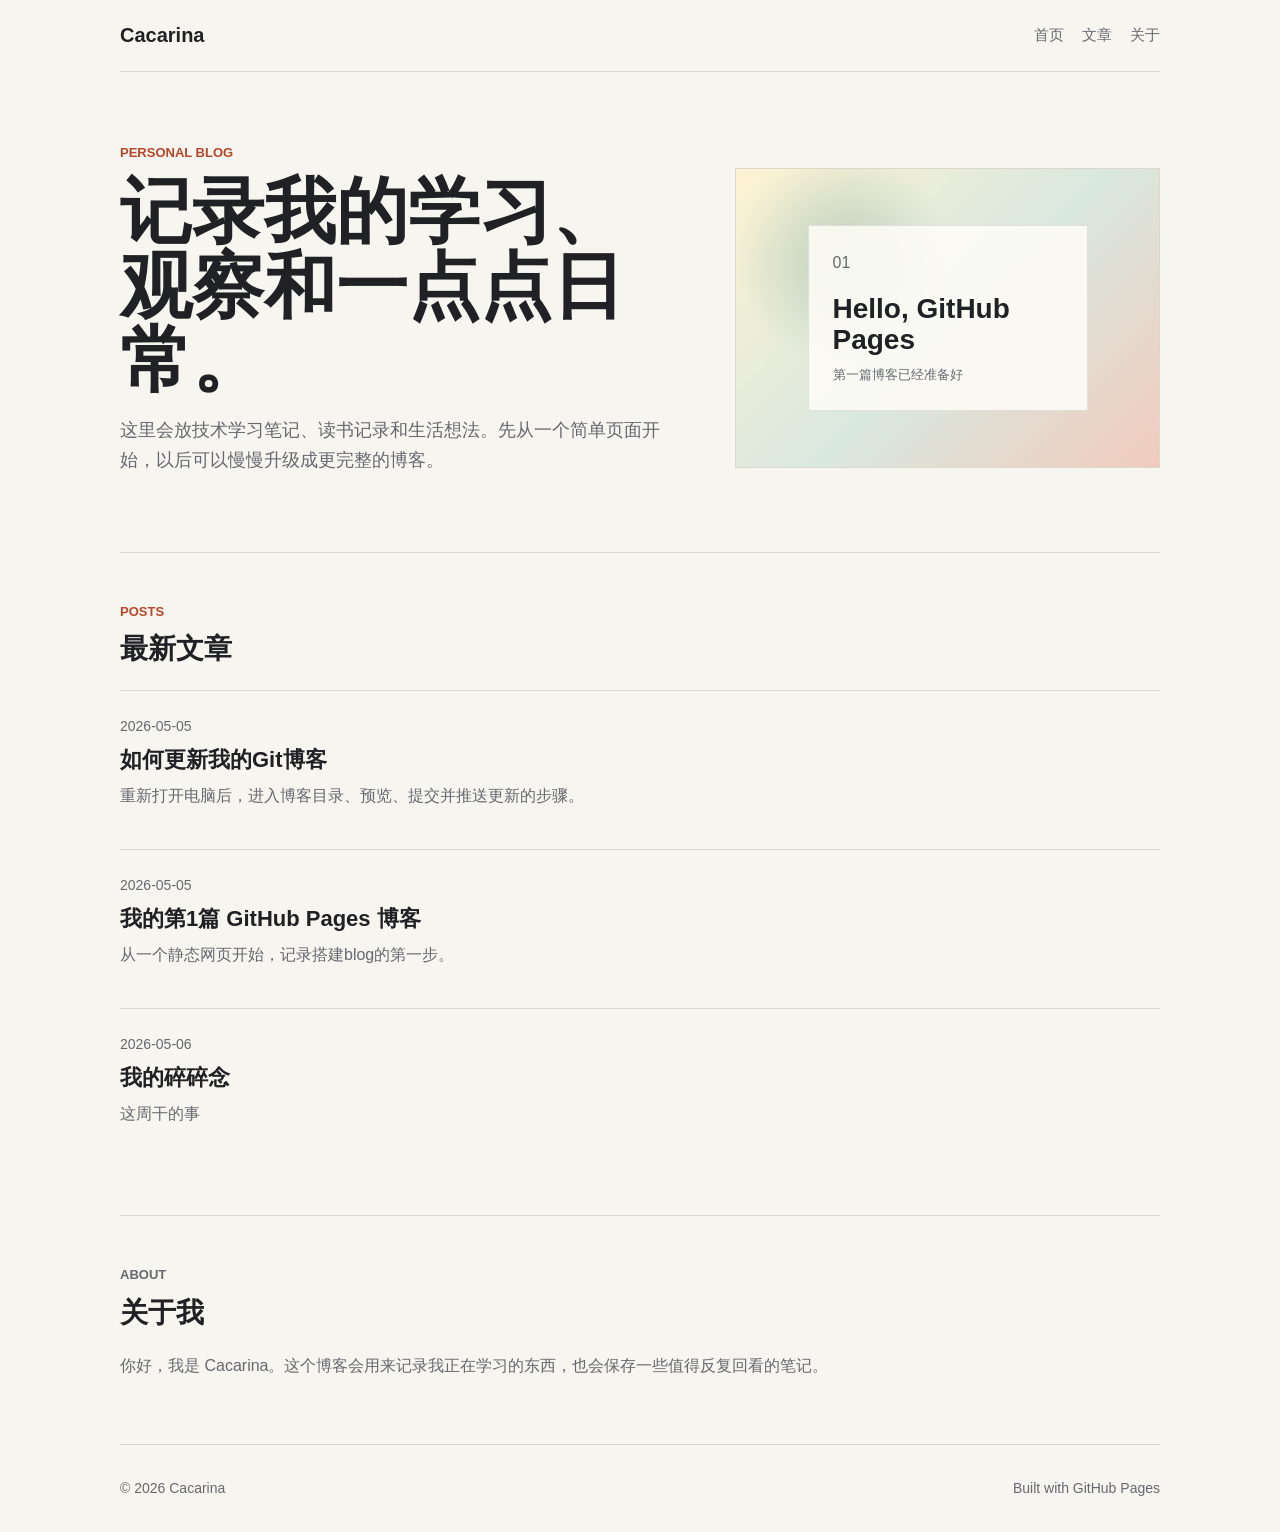
<file: index.html>
<!doctype html>
<html lang="zh-CN">
  <head>
    <meta charset="utf-8">
    <meta name="viewport" content="width=device-width, initial-scale=1">
    <title>Cacarina 的个人博客</title>
    <meta name="description" content="记录学习、生活和技术的个人博客。">
    <link rel="stylesheet" href="./styles.css">
  </head>
  <body>
    <header class="site-header">
      <a class="site-title" href="./index.html">Cacarina</a>
      <nav class="site-nav" aria-label="主导航">
        <a href="./index.html">首页</a>
        <a href="#posts">文章</a>
        <a href="#about">关于</a>
      </nav>
    </header>

    <main>
      <section class="intro">
        <div>
          <p class="eyebrow">Personal Blog</p>
          <h1>记录我的学习、观察和一点点日常。</h1>
          <p class="intro-text">
            这里会放技术学习笔记、读书记录和生活想法。先从一个简单页面开始，以后可以慢慢升级成更完整的博客。
          </p>
        </div>
        <div class="visual" aria-hidden="true">
          <div class="visual-card">
            <span>01</span>
            <strong>Hello, GitHub Pages</strong>
            <small>第一篇博客已经准备好</small>
          </div>
        </div>
      </section>

      <section id="posts" class="section">
        <div class="section-heading">
          <p class="eyebrow">Posts</p>
          <h2>最新文章</h2>
        </div>

        <div id="post-list" class="post-list" aria-live="polite"></div>
      </section>

      <section id="about" class="section about">
        <div class="section-heading">
          <p class="eyebrow">About</p>
          <h2>关于我</h2>
        </div>
        <p>
          你好，我是 Cacarina。这个博客会用来记录我正在学习的东西，也会保存一些值得反复回看的笔记。
        </p>
      </section>
    </main>

    <footer class="site-footer">
      <span>© 2026 Cacarina</span>
      <span>Built with GitHub Pages</span>
    </footer>
    <script src="./scripts/main.js"></script>
  </body>
</html>
</file>
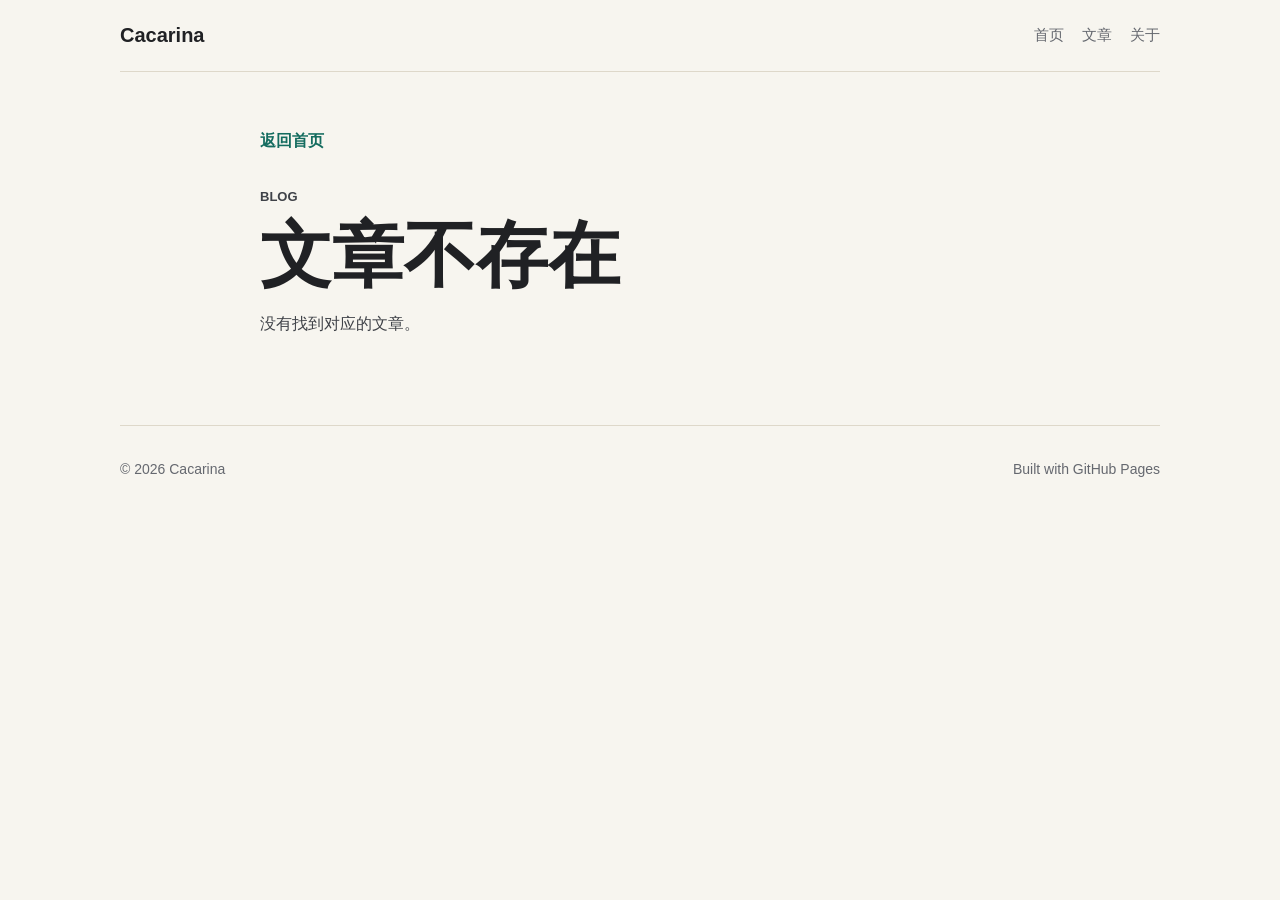
<file: post.html>
<!doctype html>
<html lang="zh-CN">
  <head>
    <meta charset="utf-8">
    <meta name="viewport" content="width=device-width, initial-scale=1">
    <title>文章 - Cacarina</title>
    <meta name="description" content="Cacarina 的个人博客文章。">
    <link rel="stylesheet" href="./styles.css">
  </head>
  <body>
    <header class="site-header">
      <a class="site-title" href="./index.html">Cacarina</a>
      <nav class="site-nav" aria-label="主导航">
        <a href="./index.html">首页</a>
        <a href="./index.html#posts">文章</a>
        <a href="./index.html#about">关于</a>
      </nav>
    </header>

    <main class="article">
      <a class="back-link" href="./index.html">返回首页</a>
      <p class="eyebrow">Blog</p>
      <div id="post-content" aria-live="polite">
        <p>文章加载中...</p>
      </div>
    </main>

    <footer class="site-footer">
      <span>© 2026 Cacarina</span>
      <span>Built with GitHub Pages</span>
    </footer>
    <script src="./scripts/main.js"></script>
  </body>
</html>
</file>
<file: styles.css>
:root {
  --bg: #f7f5ef;
  --text: #202124;
  --muted: #65686f;
  --line: #ded8ca;
  --accent: #146c5f;
  --accent-2: #b7472a;
  --paper: #fffdf8;
}

* {
  box-sizing: border-box;
}

body {
  margin: 0;
  background: var(--bg);
  color: var(--text);
  font-family: -apple-system, BlinkMacSystemFont, "Segoe UI", sans-serif;
  line-height: 1.65;
}

a {
  color: inherit;
  text-decoration: none;
}

a:hover {
  color: var(--accent);
}

.site-header,
.site-footer {
  width: min(1040px, calc(100% - 32px));
  margin: 0 auto;
  display: flex;
  align-items: center;
  justify-content: space-between;
  gap: 16px;
}

.site-header {
  min-height: 72px;
  border-bottom: 1px solid var(--line);
}

.site-title {
  font-weight: 800;
  font-size: 20px;
}

.site-nav {
  display: flex;
  gap: 18px;
  color: var(--muted);
  font-size: 15px;
}

main {
  width: min(1040px, calc(100% - 32px));
  margin: 0 auto;
}

.intro {
  min-height: 480px;
  display: grid;
  grid-template-columns: 1.15fr 0.85fr;
  align-items: center;
  gap: 40px;
  padding: 56px 0 44px;
}

.eyebrow {
  margin: 0 0 10px;
  color: var(--accent-2);
  font-size: 13px;
  font-weight: 800;
  text-transform: uppercase;
  letter-spacing: 0;
}

h1,
h2,
h3,
p {
  margin-top: 0;
}

h1 {
  max-width: 680px;
  margin-bottom: 18px;
  font-size: clamp(40px, 6vw, 72px);
  line-height: 1.04;
  letter-spacing: 0;
}

h2 {
  margin-bottom: 0;
  font-size: 28px;
  line-height: 1.2;
}

h3 {
  margin-bottom: 8px;
  font-size: 22px;
  line-height: 1.3;
}

.intro-text {
  max-width: 620px;
  color: var(--muted);
  font-size: 18px;
}

.visual {
  min-height: 300px;
  border: 1px solid var(--line);
  background:
    radial-gradient(circle at 25% 30%, rgba(20, 108, 95, 0.22), transparent 28%),
    linear-gradient(135deg, #fdf2d2, #d9e8df 52%, #f1cbbd);
  display: grid;
  place-items: center;
}

.visual-card {
  width: min(280px, 82%);
  padding: 24px;
  background: rgba(255, 253, 248, 0.86);
  border: 1px solid rgba(32, 33, 36, 0.12);
}

.visual-card span,
.visual-card small {
  display: block;
  color: var(--muted);
}

.visual-card strong {
  display: block;
  margin: 18px 0 8px;
  font-size: 28px;
  line-height: 1.1;
}

.section {
  padding: 48px 0;
  border-top: 1px solid var(--line);
}

.section-heading {
  margin-bottom: 24px;
}

.post-item {
  padding: 24px 0;
  border-top: 1px solid var(--line);
}

.post-item time {
  display: block;
  margin-bottom: 8px;
  color: var(--muted);
  font-size: 14px;
}

.post-item p,
.about p {
  max-width: 720px;
  color: var(--muted);
}

.site-footer {
  min-height: 88px;
  border-top: 1px solid var(--line);
  color: var(--muted);
  font-size: 14px;
}

.article {
  max-width: 760px;
  padding: 56px 0 72px;
}

.article time {
  color: var(--muted);
}

.article p,
.article li {
  color: #3f4248;
}

.article h2 {
  margin-top: 40px;
  margin-bottom: 14px;
}

.article ul,
.article ol {
  padding-left: 24px;
}

.article code {
  padding: 2px 6px;
  border: 1px solid var(--line);
  background: var(--paper);
  font-family: "SFMono-Regular", Consolas, monospace;
  font-size: 0.92em;
}

.article pre {
  overflow-x: auto;
  margin: 18px 0 26px;
  padding: 16px;
  border: 1px solid var(--line);
  background: var(--paper);
}

.article pre code {
  padding: 0;
  border: 0;
  background: transparent;
}

.back-link {
  display: inline-block;
  margin-bottom: 32px;
  color: var(--accent);
  font-weight: 700;
}

@media (max-width: 760px) {
  .site-header,
  .site-footer {
    align-items: flex-start;
    flex-direction: column;
    justify-content: center;
    padding: 18px 0;
  }

  .intro {
    min-height: auto;
    grid-template-columns: 1fr;
    padding-top: 40px;
  }

  .visual {
    min-height: 220px;
  }
}
</file>
